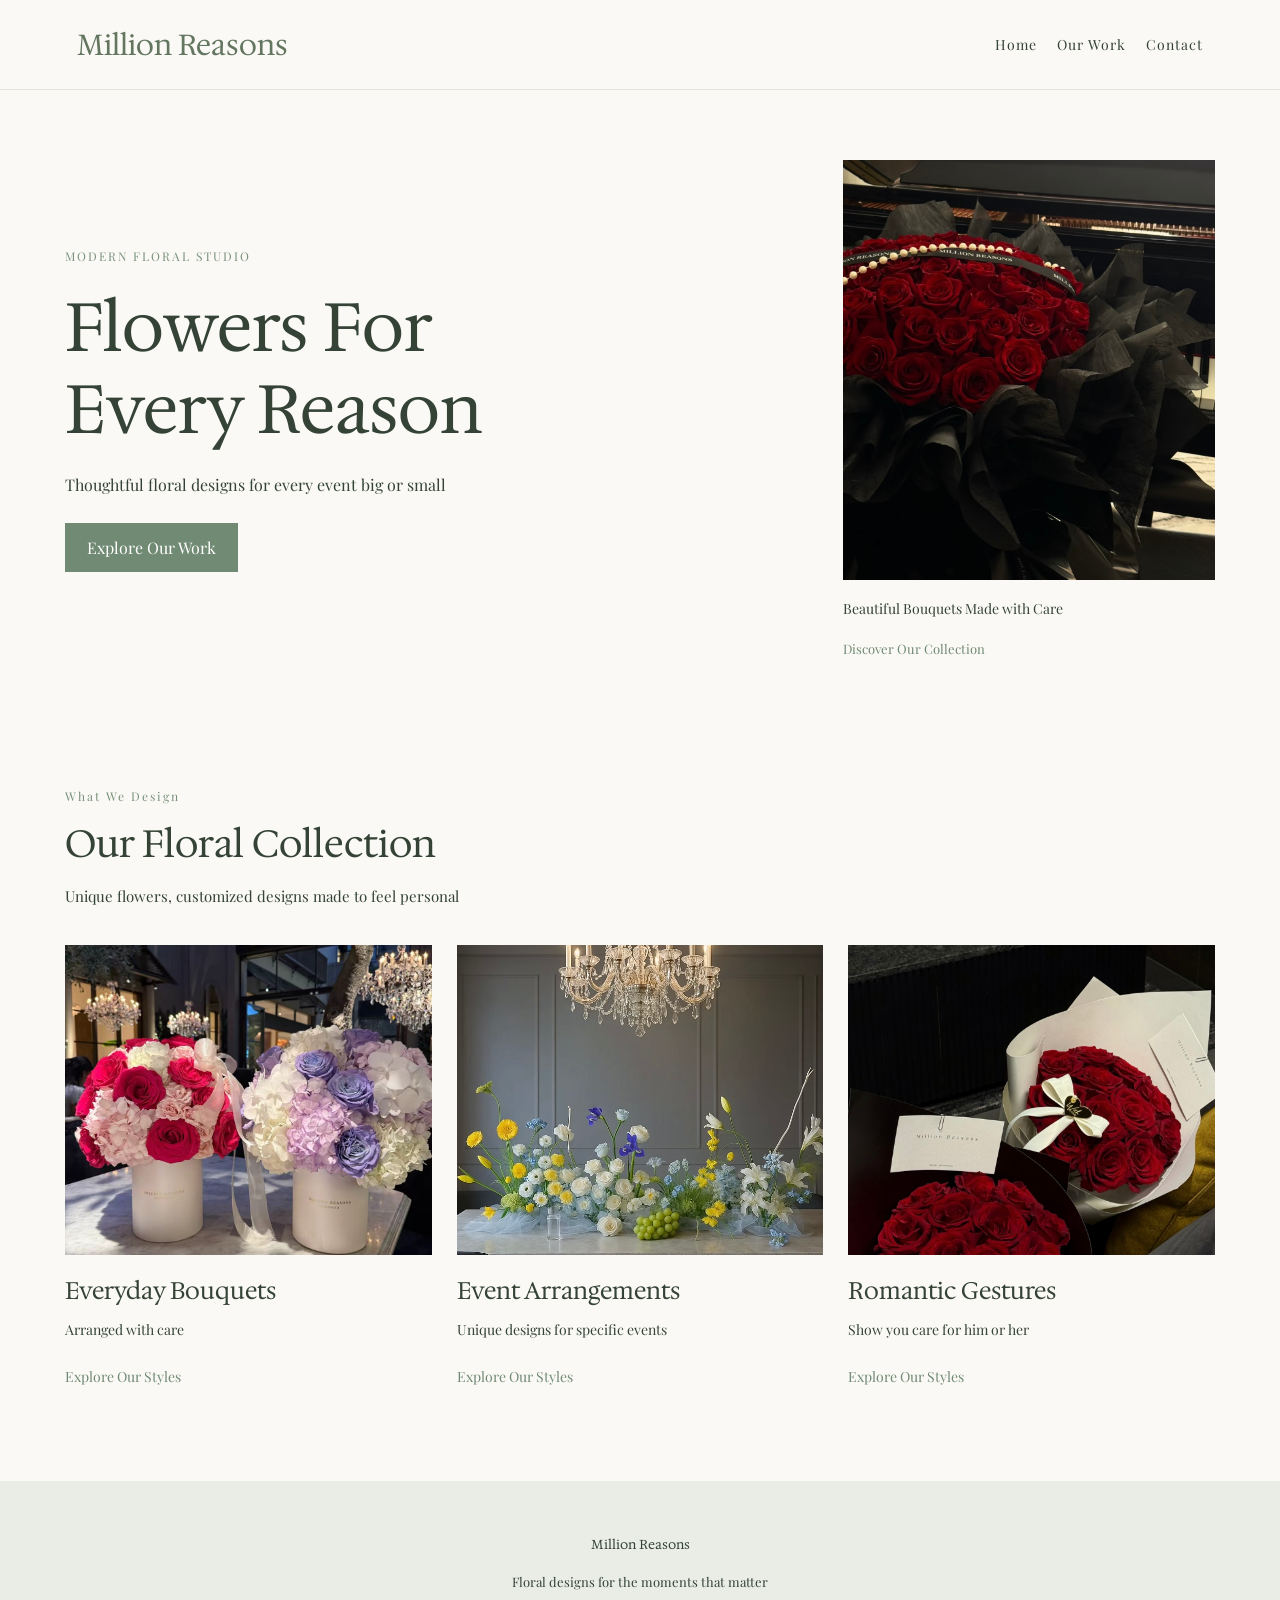
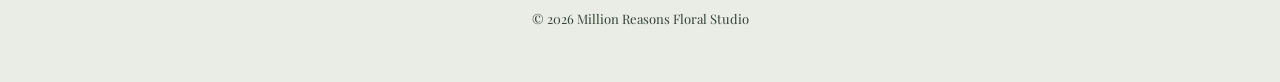
<file: index.html>
<!DOCTYPE html>
<html lang="en">
<head>
    <meta charset="UTF-8">
    <meta name="viewport" content="width=device-width, initial-scale=1.0">
    <title>Million reasons| Floral Studio</title>
    <link rel="stylesheet" href="css/style.css">
    <link rel="preconnect" href="https://fonts.googleapis.com">
<link rel="preconnect" href="https://fonts.gstatic.com" crossorigin>
<link href="https://fonts.googleapis.com/css2?family=Hedvig+Letters+Serif:opsz@12..24&family=Libre+Baskerville:ital,wght@0,400..700;1,400..700&family=Noto+Serif+Display:ital,wght@0,100..900;1,100..900&family=Playfair+Display:ital,wght@0,400..900;1,400..900&family=Playfair:ital,opsz,wght@0,5..1200,300..900;1,5..1200,300..900&display=swap" rel="stylesheet">
<link rel="preconnect" href="https://fonts.googleapis.com">
<link rel="preconnect" href="https://fonts.gstatic.com" crossorigin>
<link href="https://fonts.googleapis.com/css2?family=Hedvig+Letters+Serif:opsz@12..24&family=Libre+Baskerville:ital,wght@0,400..700;1,400..700&family=Noto+Serif+Display:ital,wght@0,100..900;1,100..900&family=Playfair+Display:ital,wght@0,400..900;1,400..900&family=Playfair:ital,opsz,wght@0,5..1200,300..900;1,5..1200,300..900&display=swap" rel="stylesheet">
</head>
<body>
    <header class="header">
        <h2 class="logo"> Million Reasons</h2>
        <nav class="nav">
            <a href="index.html"> Home</a>
            <a href="detail.html">Our Work</a>
            <a href="#contact">Contact</a>
        </nav>
    </header>

    <main>
        <section class="hero-grid">
            <div class="hero-main">
                <p class="heading"> MODERN FLORAL STUDIO</p>
                <h1>Flowers For<br>Every Reason</h1>
                <p>Thoughtful floral designs for every event big or small</p>
                <a class="button" href="detail.html"> Explore Our Work</a>
            </div>
            <aside class="hero-side">
                <img src="Images/Red.jpg">
                <p>Beautiful Bouquets Made with Care</p>
                <a href="#collection">Discover Our Collection</a>
            </aside>
        </section>

        <section class="gallery">
            <p class="heading"> What We Design</p>
            <h2>Our Floral Collection</h2>
            <p class="writing"> Unique flowers, customized designs made to feel personal</p>

            <div class="card-gallery">
                <article class="card">
                    <img src="Images/Casual.JPG">
                    <h3>Everyday Bouquets</h3>
                    <p> Arranged with care</p>
                    <a href="detail.html">Explore Our Styles</a>
                </article>

                <article class="card">
                    <img src="Images/Event.jpg">
                    <h3>Event Arrangements</h3>
                    <p>Unique designs for specific events</p>
                    <a href="detail.html">Explore Our Styles</a>
                </article>

                <article class="card">
                    <img src="Images/Romantic.jpg">
                    <h3>Romantic Gestures</h3>
                    <p>Show you care for him or her</p>
                    <a href="detail.html">Explore Our Styles</a>
                </article>
            </div>
        </section>
    </main>

    <footer class="footer">
        <p>Million Reasons</p>
        <p>Floral designs for the moments that matter</p>
        <p>&copy; 2026 Million Reasons Floral Studio</p>
    </footer>
    
</body>
</html>
</file>
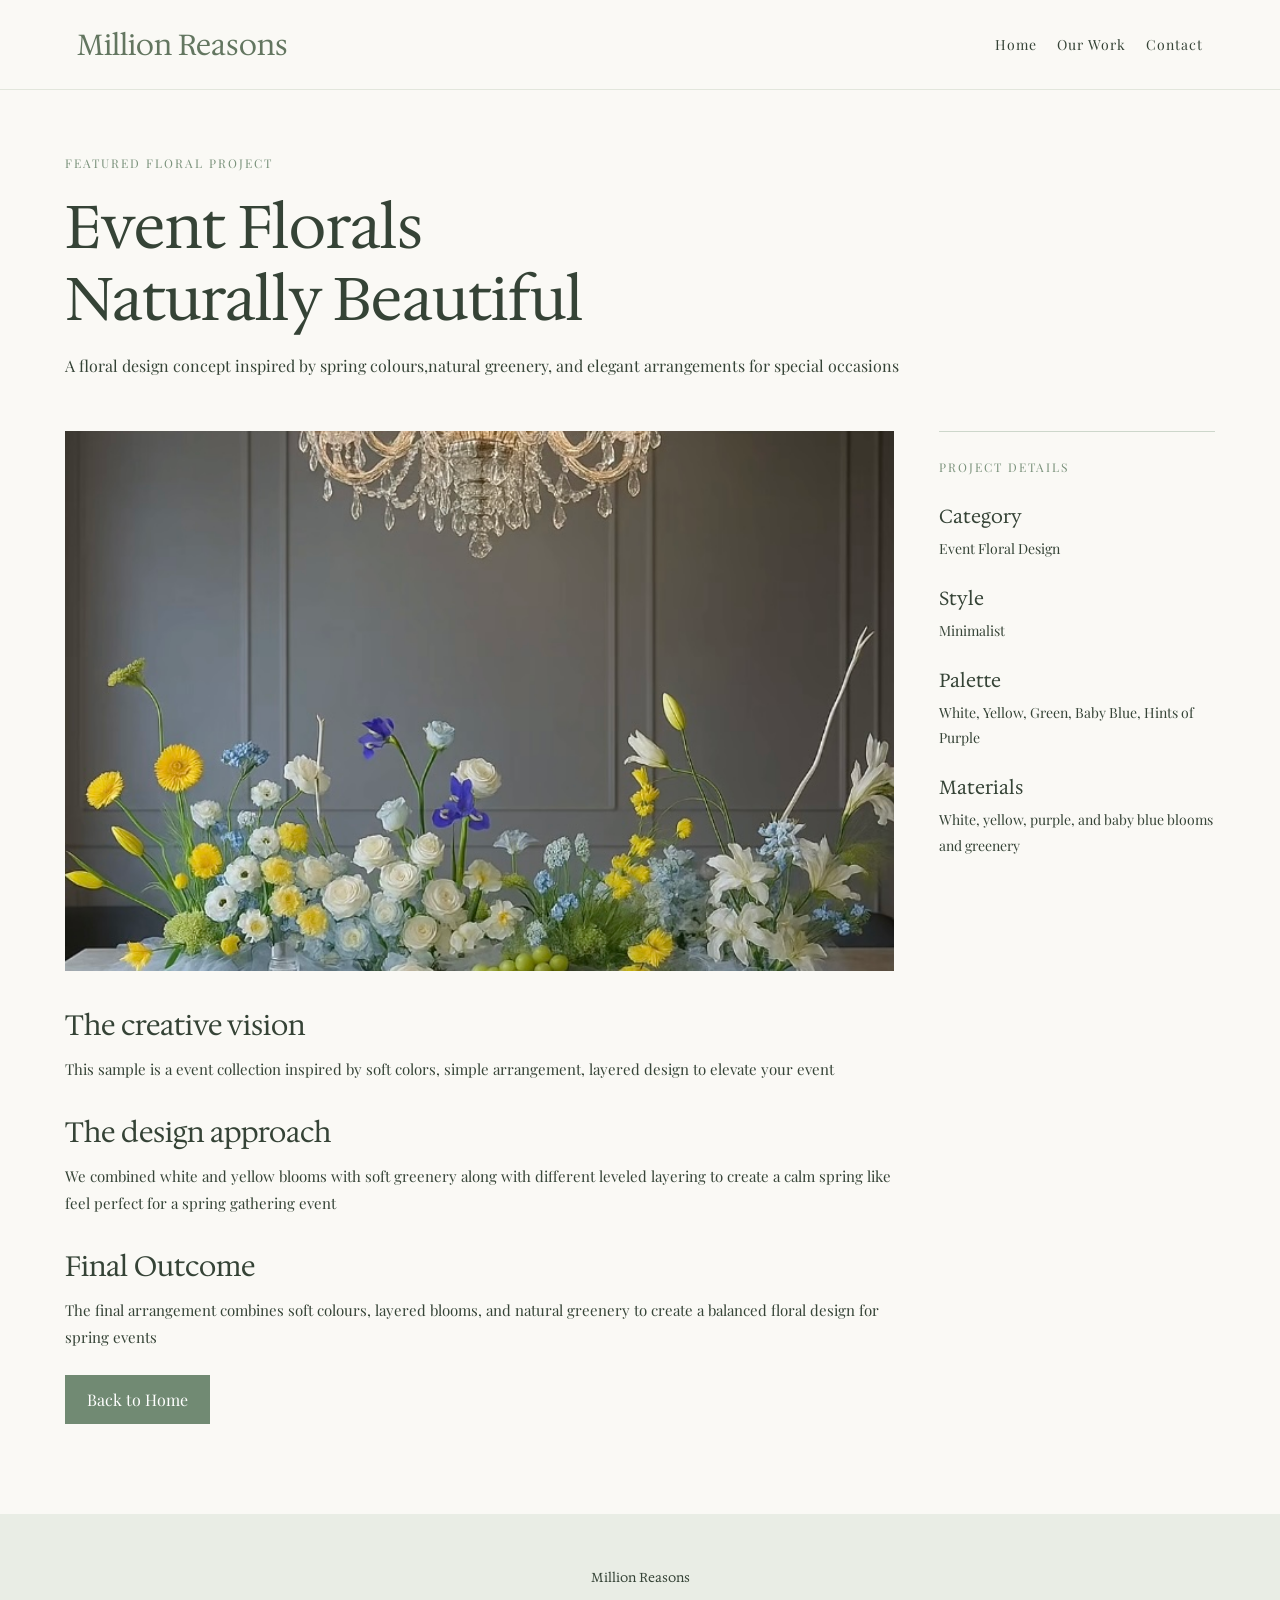
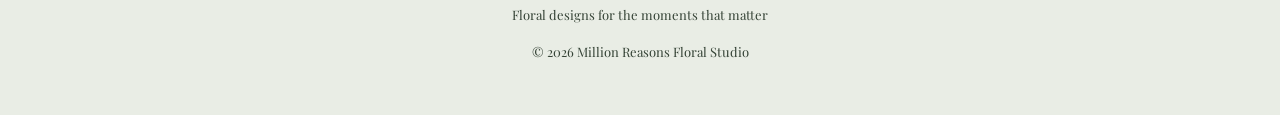
<file: detail.html>
<!DOCTYPE html>
<html lang="en">
<head>
    <meta charset="UTF-8">
    <meta name="viewport" content="width=device-width, initial-scale=1.0">
    <title>Million reasons| Floral Studio</title>
    <link rel="stylesheet" href="css/style.css">
    <link rel="preconnect" href="https://fonts.googleapis.com">
<link rel="preconnect" href="https://fonts.gstatic.com" crossorigin>
<link href="https://fonts.googleapis.com/css2?family=Hedvig+Letters+Serif:opsz@12..24&family=Libre+Baskerville:ital,wght@0,400..700;1,400..700&family=Noto+Serif+Display:ital,wght@0,100..900;1,100..900&family=Playfair+Display:ital,wght@0,400..900;1,400..900&family=Playfair:ital,opsz,wght@0,5..1200,300..900;1,5..1200,300..900&display=swap" rel="stylesheet">
<link rel="preconnect" href="https://fonts.googleapis.com">
<link rel="preconnect" href="https://fonts.gstatic.com" crossorigin>
<link href="https://fonts.googleapis.com/css2?family=Hedvig+Letters+Serif:opsz@12..24&family=Libre+Baskerville:ital,wght@0,400..700;1,400..700&family=Noto+Serif+Display:ital,wght@0,100..900;1,100..900&family=Playfair+Display:ital,wght@0,400..900;1,400..900&family=Playfair:ital,opsz,wght@0,5..1200,300..900;1,5..1200,300..900&display=swap" rel="stylesheet">
</head>
<body>
     <header class="header">
        <h2 class="logo"> Million Reasons</h2>
        <nav class="nav">
            <a href="index.html"> Home</a>
            <a href="detail.html">Our Work</a>
            <a href="#contact">Contact</a>
        </nav>
    </header>

    <main class="detail">
        <section class="detail-hero">
            <p class="heading"> FEATURED FLORAL PROJECT</p>
            <h1>Event Florals <br> Naturally Beautiful</h1>
            <p>A floral design concept inspired by spring colours,natural greenery, and elegant arrangements for special occasions</p>
        </section>
        
        <section class="content-grid">
            <article class="detail-article">
                <img class="detail-image" src="Images/Event.jpg">
                <h2>The creative vision</h2>
                <p>This sample is a event collection inspired by soft colors, simple arrangement, layered design to elevate your event</p>
                <h2>The design approach</h2>
                <p>We combined white and yellow blooms with soft greenery along with different leveled layering to create a calm spring like feel perfect for a spring gathering event</p>

                <h2>Final Outcome</h2>
                <p>The final arrangement combines soft colours, layered blooms, and natural greenery to create a balanced floral design for spring events</p>
                <a class="button" href="index.html"> Back to Home</a>
            </article>

            <aside class="detail-sidebar">
                <p class="heading">PROJECT DETAILS</p>
                <h3>Category</h3>
                <p>Event Floral Design</p>
                <h3>Style</h3>
                <p>Minimalist</p>
                <h3>Palette</h3>
                <p>White, Yellow, Green, Baby Blue, Hints of Purple</p>
                <h3>Materials</h3>
                <p>White, yellow, purple, and baby blue blooms and greenery</p>
            </aside>
        </section>
    </main>

    <footer class="footer">
        <p>Million Reasons</p>
        <p>Floral designs for the moments that matter</p>
        <p>&copy; 2026 Million Reasons Floral Studio</p>
    </footer>
    
</body>
</html>
</file>
<file: css/style.css>
*{
    margin: 0;
    padding: 0;
    box-sizing: border-box;
}

body{
    background-color: #faf9f5;
    color: #354336;
    font-family: 'Playfair Display', serif;
}

a{
    text-decoration: none;
    color: #354336;
}

img{
    max-width: 100%;
}

header{
    display: flex;
    flex-direction: column;
    align-items: center;
    justify-content: space-between;
    gap: 20px;
    padding: 25px;
    border-bottom: 1px solid #e2e6dc;
}

.logo{
    font-family: 'Hedvig Letters Serif', serif;
    font-size: 29px;
    font-weight: normal;
    color: #637660;
}

nav{
    display: flex;
    gap: 20px;
}

.nav a{
    font-size: 14px;
    letter-spacing: 1px;
}

.heading{
    font-size: 12px;
    letter-spacing: 2px;
    color: #79917a;
}

h1,h2,h3{
    font-family: 'Hedvig Letters Serif', serif;
    font-weight: normal;
}

.button{
    display: inline-block;
    background-color: #718a73;
    color: white;
    padding: 14px 22px;
    margin-top: 24px;
    text-align: center;
}

.hero-grid{
    display: grid;
    grid-template-columns: 1fr;
    gap: 35px;
    padding: 45px 25px;
    max-width: 1200px;
    margin: auto;
}

.hero-main{
    display: flex;
    flex-direction: column;
    align-items: flex-start;
    justify-content: center;
    padding: 15px 0;
}

.hero-main h1{
    font-size: 48px;
    line-height: 1.20;
    margin: 20px 0;
}

.hero-main p{
    font-size: 16px;
    line-height: 1.8;
    max-width: 440px;
}

.hero-main .heading{
    font-size: 12px;
}

.hero-side img{
    display: block;
    width: 100%;
    height: 360px;
    object-fit: cover;
}

.hero-side p{
    font-size: 14px;
    line-height: 1.8;
    margin: 16px 0;
}

.hero-side a{
    font-size: 13px;
    color: #718a73;
}

.gallery{
    max-width: 1200px;
    margin: auto;
    padding: 60px 25px 90px;
}

.gallery h2{
    font-size: 38px;
    margin: 14px 0;
}

.writing{
    font-size: 15px;
    line-height: 1.8;
    margin-bottom: 35px;
}

.card-gallery{
    display: grid;
    grid-template-columns: repeat(auto-fit, minmax(280px, 1fr));
    gap: 25px;
}

.card{
    display: flex;
    flex-direction: column;
}

.card img{
    display: block;
    width: 100%;
    height: 310px;
    object-fit: cover;
}

.card h3{
    font-size: 24px;
    margin: 20px 0 10px;
}

.card p{
    font-size: 14px;
    line-height: 1.8;
    margin-bottom: 20px;
}

.card a{
    margin-top: auto;
    font-size: 14px;
    color: #718a73;
    padding: 5px 0;
}
.detail{
    max-width: 1200px;
    margin: auto;
    padding: 45px 25px 90px;
}

.detail-hero{
    padding: 20px 0 55px;
}

.detail-hero h1{
    font-size: 45px;
    line-height: 1.2;
    margin: 20px 0;
}

.detail-hero .heading{
    font-size: 12px;
}

.content-grid{
    display: grid;
    grid-template-columns: 1fr;
    gap: 45px;
}

.detail-image{
    display: block;
    width: 100%;
    max-height: 540px;
    object-fit: cover;
    margin-bottom: 35px;
}

.detail-article h2{
    font-size: 28px;
    margin: 30px 0 12px;
}

.detail-article p{
    font-size: 15px;
    line-height: 1.8;
}

.detail-sidebar{
    border-top:1px solid #cdd7cb;
    padding-top: 25px;
}

.detail-sidebar h3{
    font-size: 19px;
    margin: 25px 0 7px;
}

.detail-sidebar p {
    font-size: 14px;
    line-height: 1.8;
}

.detail-sidebar .heading{
    font-size: 12px;
}

.footer{
    background-color: #e9ede5;
    display: flex;
    flex-direction: column;
    align-items: center;
    text-align: center;
    padding: 45px 20px;
}
.footer p{
    font-size: 13px;
    margin: 10px 0;
}

.footer p:first-child{
    font-family: 'Hedvig Letters Serif', serif;
}

@media(min-width: 768px) {
    .header{
        flex-direction: row;
        padding: 25px 6%;
    }

    .hero-grid{
        grid-template-columns: 2fr 1fr;
        padding: 70px 25px;
    }

    .hero-main h1{
        font-size: 68px;
    }

    .hero-side img{
        height: 420px;
    }

    .content-grid{
        grid-template-columns: 3fr 1fr;
    }

    .detail-hero h1{
        font-size: 60px;
    }
}

@media (max-width: 767px){
    .nav{
        flex-direction: column;
        align-items: center;
    }

    .hero-main h1{
        font-size: 40px;
    }

    .detail h1{
        font-size: 40px;
    }

    .card-gallery{
        grid-template-columns: 1fr;
    }
}
</file>
